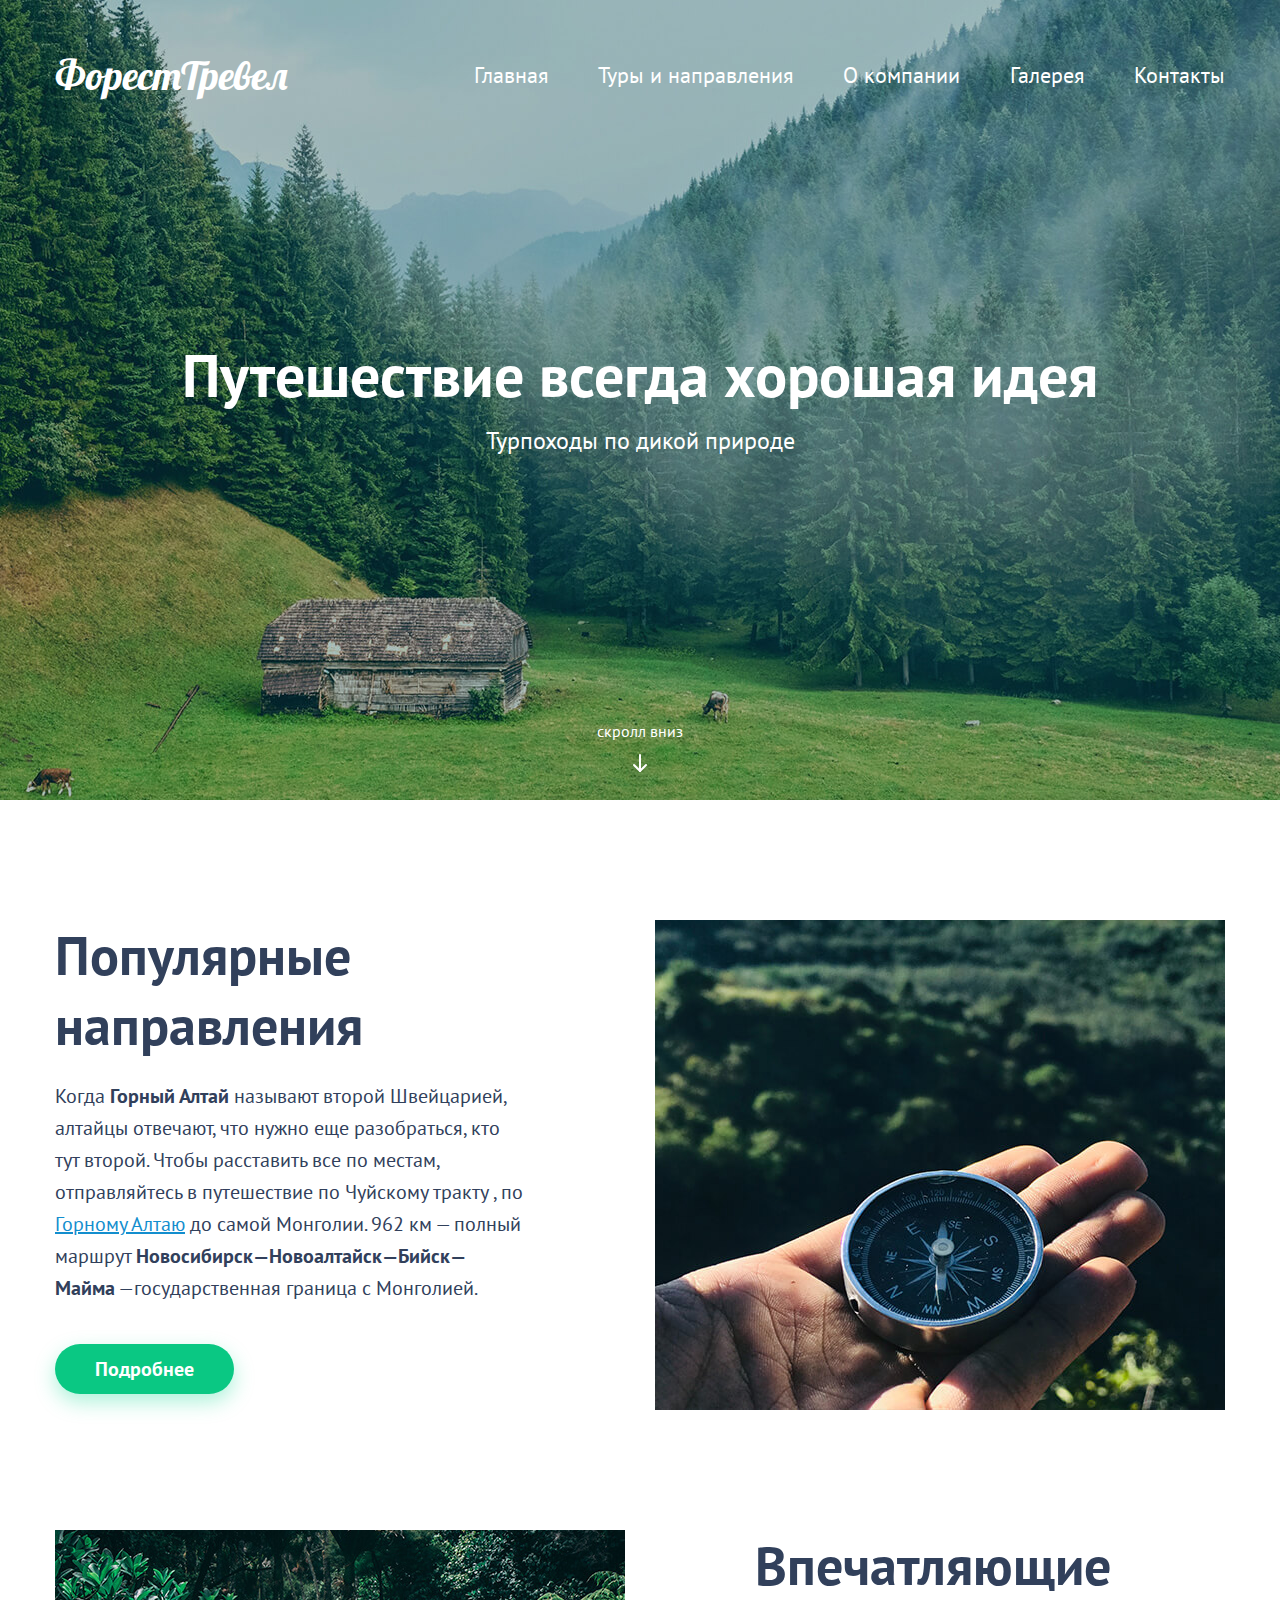
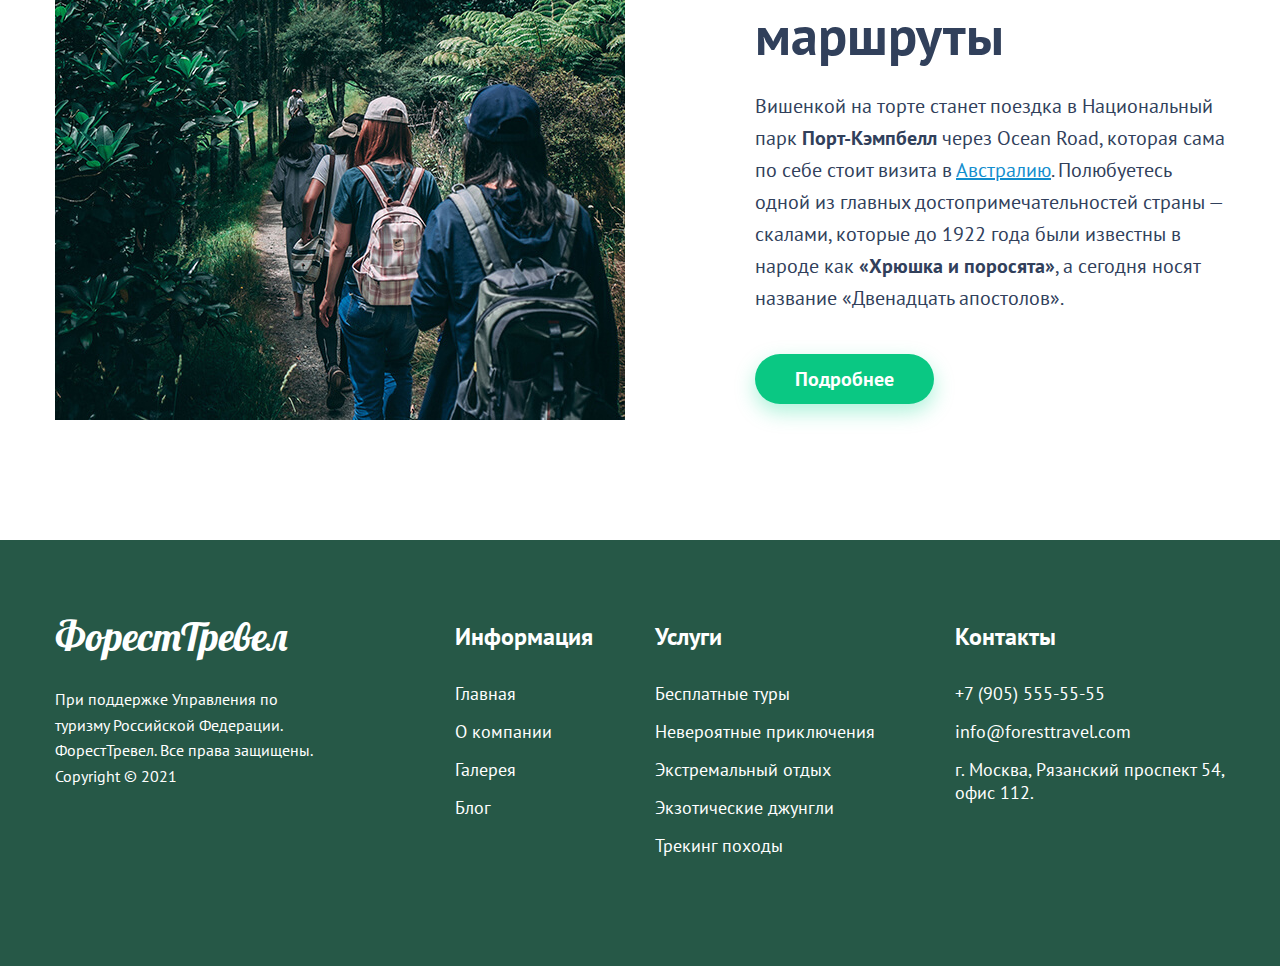
<file: index.html>
<!DOCTYPE html>
<html lang="en">
<head>
    <meta charset="UTF-8">
    <meta http-equiv="X-UA-Compatible" content="IE=edge">
    <meta name="viewport" content="width=device-width, initial-scale=1.0">
    <title>Document</title>
    <link rel="stylesheet" href="./css/main.css">
    <link rel="stylesheet" href="./css/media.css">
</head>
<body>
    
    <header class="header">
        <div class="header-top">
            <div class="logo">ФорестТревел</div>
            <nav class="header-nav">
                <ul class="header-nav-list">
                    <li class="header-nav-list-item"><a href="./index.html" class="header-nav-link">Главная</a></li>
                    <li class="header-nav-list-item"><a href="./tours.html" class="header-nav-link">Туры и направления</a></li>
                    <li class="header-nav-list-item"><a href="#!" class="header-nav-link">О компании</a></li>
                    <li class="header-nav-list-item"><a href="#!" class="header-nav-link">Галерея</a></li>
                    <li class="header-nav-list-item"><a href="./contacts.html" class="header-nav-link">Контакты</a></li>
                </ul>
                <button class="header-nav-button">
                    <img src="./img/header/menu.svg" alt="">
                </button>
                
            </nav>
        </div>
        <div class="header-content">
            <h1 class="header-title">Путешествие всегда хорошая идея</h1>
            <p>Турпоходы по дикой природе</p>
        </div>
        <a href="#" class="header-scroll">cкролл вниз</a>

    </header>

    <main class="main">
        <div class="container">
            <div class="main-row">
                <div class="main-content">

                    <div class="main-content-header">
                        <h2 class="main-header">Популярные направления</h2>
                    </div>

                    <div class="main-content-text">
                        <p>Когда <strong>Горный Алтай</strong> называют второй Швейцарией, алтайцы отвечают, что нужно еще разобраться, кто тут второй. Чтобы расставить все по местам, отправляйтесь в путешествие по Чуйскому тракту , по <a href="#!">Горному Алтаю</a> до самой Монголии. 962 км — полный маршрут <strong>Новосибирск—Новоалтайск—Бийск—Майма</strong> —государственная граница с Монголией.</p>
                        
                    </div>
                    
                    <a href="#!" class="button">Подробнее</a>
                </div>
                <div class="main-img">
                    <img src="./img/main-page/img-01.jpg" alt=""> 
                </div>
            </div>

            <div class="main-row">
                <div class="main-content">
                    <div class="main-content-header">
                        <h2 class="main-header">Впечатляющие маршруты</h2>
                    </div>
                    <div class="main-content-text">
                        <p>Вишенкой на торте станет поездка в Национальный парк <strong>Порт-Кэмпбелл</strong> через Ocean Road, которая сама по себе стоит визита в <a href="#!">Австралию</a>. Полюбуетесь одной из главных достопримечательностей страны — скалами, которые до 1922 года были известны в народе как <strong>«Хрюшка и поросята»</strong>, а сегодня носят название «Двенадцать апостолов».</p>
                        
                    </div>
                    
                    <a href="#!" class="button">Подробнее</a>
                </div>
                <div class="main-img">
                    <img src="./img/main-page/img-02.jpg" alt=""> 
                </div>
                
            </div>
        </div>
    </main>

    <footer class="footer">
        <div class="container">
            <div class="footer-row">
                <div class="footer-copyright">
                    <div class="footer-logo">
                        <div class="logo">ФорестТревел</div>
                    </div>
                    <p>При поддержке Управления по туризму Российской Федерации. ФорестТревел. Все права защищены. Copyright © 2021</p> 
                </div>

                <div class="footer-widgets-wrapper">
                    <div class="footer-widget footer-widget-info">
                        <h4 class="footer-widget-title">Информация</h4>
                        <ul class="footer-widget-list">
                            <li><a href="./index.html">Главная</a></li>
                            <li><a href="#!">О компании</a></li>
                            <li><a href="#!">Галерея</a></li>
                            <li><a href="#!">Блог</a></li>
                        </ul>
                    </div>
                    <div class="footer-widget footer-widget-services">
                        <h4 class="footer-widget-title">Услуги</h4>
                        <ul class="footer-widget-list">
                            <li><a href="#!">Бесплатные туры</a></li>
                            <li><a href="#!">Невероятные приключения</a></li>
                            <li><a href="#!">Экстремальный отдых</a></li>
                            <li><a href="#!">Экзотические джунгли</a></li>
                            <li><a href="#!">Трекинг походы</a></li>
                        </ul>
                    </div>
                    <div class="footer-widget footer-widget-contacts">
                        <h4 class="footer-widget-title">Контакты</h4>
                        <div class="footer-widget-list">
                            <p>+7 (905) 555-55-55</p>
                            <p>info@foresttravel.com</p>
                            <p>г. Москва, Рязанский проспект 54, офис 112.</p>
                        </div>
                    </div>
                </div>

            </div>
        </div>
    </footer>



</body>
</html>
</file>
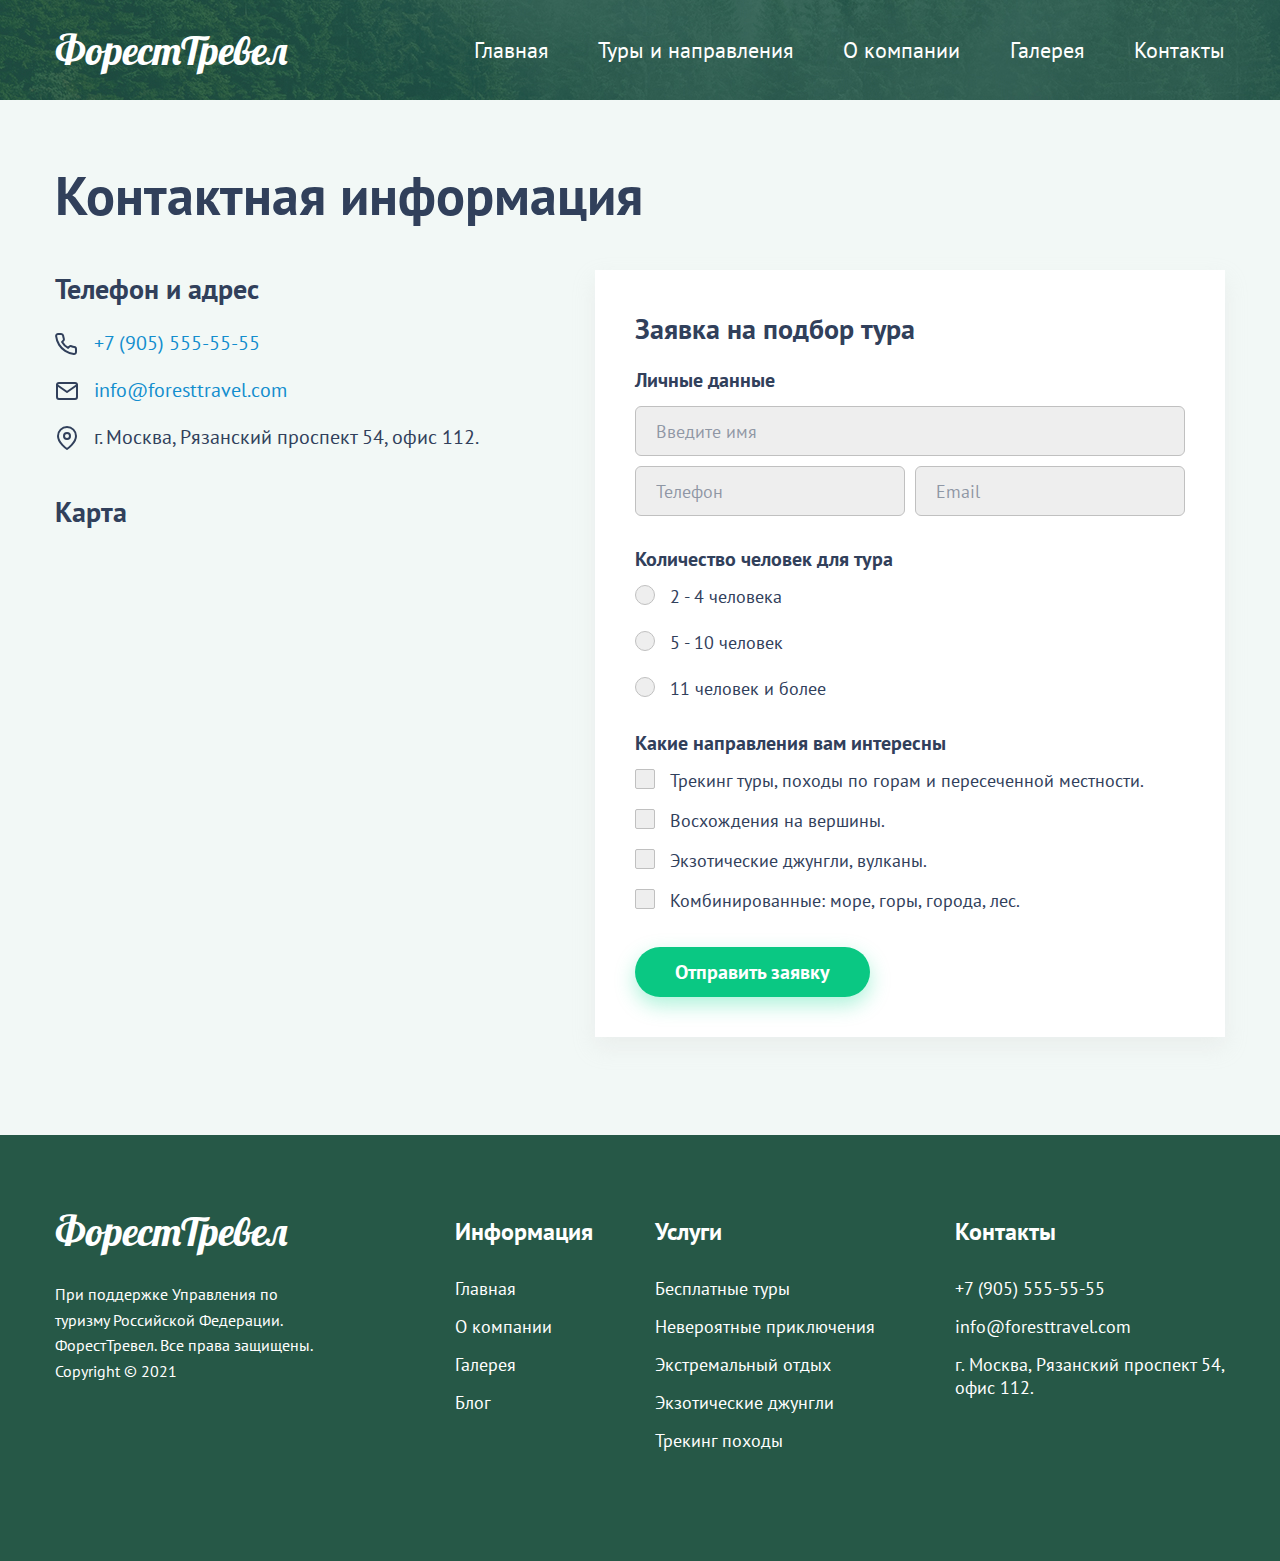
<file: contacts.html>
<!DOCTYPE html>
<html lang="en">
<head>
    <meta charset="UTF-8">
    <meta http-equiv="X-UA-Compatible" content="IE=edge">
    <meta name="viewport" content="width=device-width, initial-scale=1.0">
    <title>Document</title>
    <link rel="stylesheet" href="./css/main.css">
</head>
<body>
    
    <header class="header-inner">
        <div class="header-top">
            <div class="logo">ФорестТревел</div>
            <nav class="header-nav">
                <ul class="header-nav-list">
                    <li class="header-nav-list-item"><a href="./index.html" class="header-nav-link">Главная</a></li>
                    <li class="header-nav-list-item"><a href="./tours.html" class="header-nav-link">Туры и направления</a></li>
                    <li class="header-nav-list-item"><a href="#!" class="header-nav-link">О компании</a></li>
                    <li class="header-nav-list-item"><a href="#!" class="header-nav-link">Галерея</a></li>
                    <li class="header-nav-list-item"><a href="./contacts.html" class="header-nav-link">Контакты</a></li>
                </ul>
            </nav>
        </div>
        
    </header>

    <main class="inner-page">
        <div class="container">
            <div class="contacts-header">
                <h1 class="main-header">Контактная информация</h1>
            </div>
            
            <div class="contact-row">
                <!-- info -->
                <div class="contact-info">

                    <div class="contact-block">

                        <h4 class="contact-block-title">
                            Телефон и адрес
                        </h4>

                        <div class="contact-block-body">

                            <ul class="contact-list">
                                <li class="contact-list-icon phone"><a href="tel:+79055555555">+7 (905) 555-55-55</a></li>
                                <li class="contact-list-icon mail"><a href="mailto:info@foresttravel.com">info@foresttravel.com</a></li>
                                <li class="contact-list-icon map">г. Москва, Рязанский проспект 54, офис 112.</li>   
                            </ul>
        
                        </div>
                    </div>

                    <div class="contact-block">

                        <h4 class="contact-block-title">
                            Карта
                        </h4>

                        <div class="contact-block-body">
                            <script type="text/javascript" charset="utf-8" async src="https://api-maps.yandex.ru/services/constructor/1.0/js/?um=constructor%3Af1040a894d96ac9050c32f16325070bebe6ccfefe3bf6ac8f8423e979dff5b25&amp;width=470&amp;height=345&amp;lang=ru_RU&amp;scroll=true"></script>
                        </div>

                    </div>
                </div>
                <!-- //info  -->

                <form class="form">
                    <h3 class="form-title">
                        Заявка на подбор тура
                    </h3>

                    <!-- form group -->
                    <div class="form-group">
                        <div class="form-group-title">Личные данные</div>

                        <div class="form-group-row">
                            <input class="input" type="text" placeholder="Введите имя">
                        </div>
                        

                        <div class="form-group-row">
                            <input class="input" type="tel" placeholder="Телефон" required>
                            <input class="input" type="email" placeholder="Email" required>
                        </div>
                        
                    </div>
                    <!-- //form group -->

                    <!-- form group -->
                    <div class="form-group">
                        <div class="form-group-title">Количество человек для тура</div>
                        <label class="radio-row">
                            <input name="number-of-people" class="real-radio" type="radio">
                            <span class="custom-radio"></span>
                            <span> 2 - 4 человека</span>
                        </label>

                        <label class="radio-row">
                            <input name="number-of-people" class="real-radio" type="radio">
                            <span class="custom-radio"></span>
                            <span>5 - 10 человек</span>
                        </label>

                        <label class="radio-row">
                            <input name="number-of-people" class="real-radio" type="radio">
                            <span class="custom-radio"></span>
                            <span>11 человек и более</span>
                        </label>
                        
                        
                        
                        
                    </div>
                    <!-- // form group-->

                    <!-- form group -->

                    <div class="form-group">

                        <div class="form-group-title">Какие направления вам интересны</div>

                        <label class="checkbox-row">
                            <input name=""  class="real-checkbox" type="checkbox">
                            <span class="custom-checkbox"></span>
                            <span>Трекинг туры, походы по горам и пересеченной местности.</span>
                            
                        </label>

                        <label name="" class="checkbox-row">
                            <input  class="real-checkbox" type="checkbox">
                            <span class="custom-checkbox"></span>
                            <span>Восхождения на вершины.</span>
                        </label>

                        <label name="" class="checkbox-row">
                            <input  class="real-checkbox" type="checkbox">
                            <span class="custom-checkbox"></span>
                            <span>Экзотические джунгли, вулканы.</span>
                        </label>

                        <label name="" class="checkbox-row">
                            <input  class="real-checkbox" type="checkbox">
                            <span class="custom-checkbox"></span>
                            <span>Комбинированные: море, горы, города, лес.</span>
                        </label>

                    </div>
                    <!-- //form group -->

                    <button class="button">Отправить заявку</button>

                </form>

            </div>

        </div>
    </main>

    <footer class="footer">
        <div class="container">
            <div class="footer-row">
                <div class="footer-copyright">
                    <div class="footer-logo">
                        <div class="logo">ФорестТревел</div>
                    </div>
                    <p>При поддержке Управления по туризму Российской Федерации. ФорестТревел. Все права защищены. Copyright © 2021</p> 
                </div>

                <div class="footer-widgets-wrapper">
                    <div class="footer-widget footer-widget-info">
                        <h4 class="footer-widget-title">Информация</h4>
                        <ul class="footer-widget-list">
                            <li><a href="./index.html">Главная</a></li>
                            <li><a href="#!">О компании</a></li>
                            <li><a href="#!">Галерея</a></li>
                            <li><a href="#!">Блог</a></li>
                        </ul>
                    </div>
                    <div class="footer-widget footer-widget-services">
                        <h4 class="footer-widget-title">Услуги</h4>
                        <ul class="footer-widget-list">
                            <li><a href="#!">Бесплатные туры</a></li>
                            <li><a href="#!">Невероятные приключения</a></li>
                            <li><a href="#!">Экстремальный отдых</a></li>
                            <li><a href="#!">Экзотические джунгли</a></li>
                            <li><a href="#!">Трекинг походы</a></li>
                        </ul>
                    </div>
                    <div class="footer-widget footer-widget-contacts">
                        <h4 class="footer-widget-title">Контакты</h4>
                        <div class="footer-widget-list">
                            <p>+7 (905) 555-55-55</p>
                            <p>info@foresttravel.com</p>
                            <p>г. Москва, Рязанский проспект 54, офис 112.</p>
                        </div>
                    </div>
                </div>

            </div>
        </div>
    </footer>



</body>
</html>
</file>
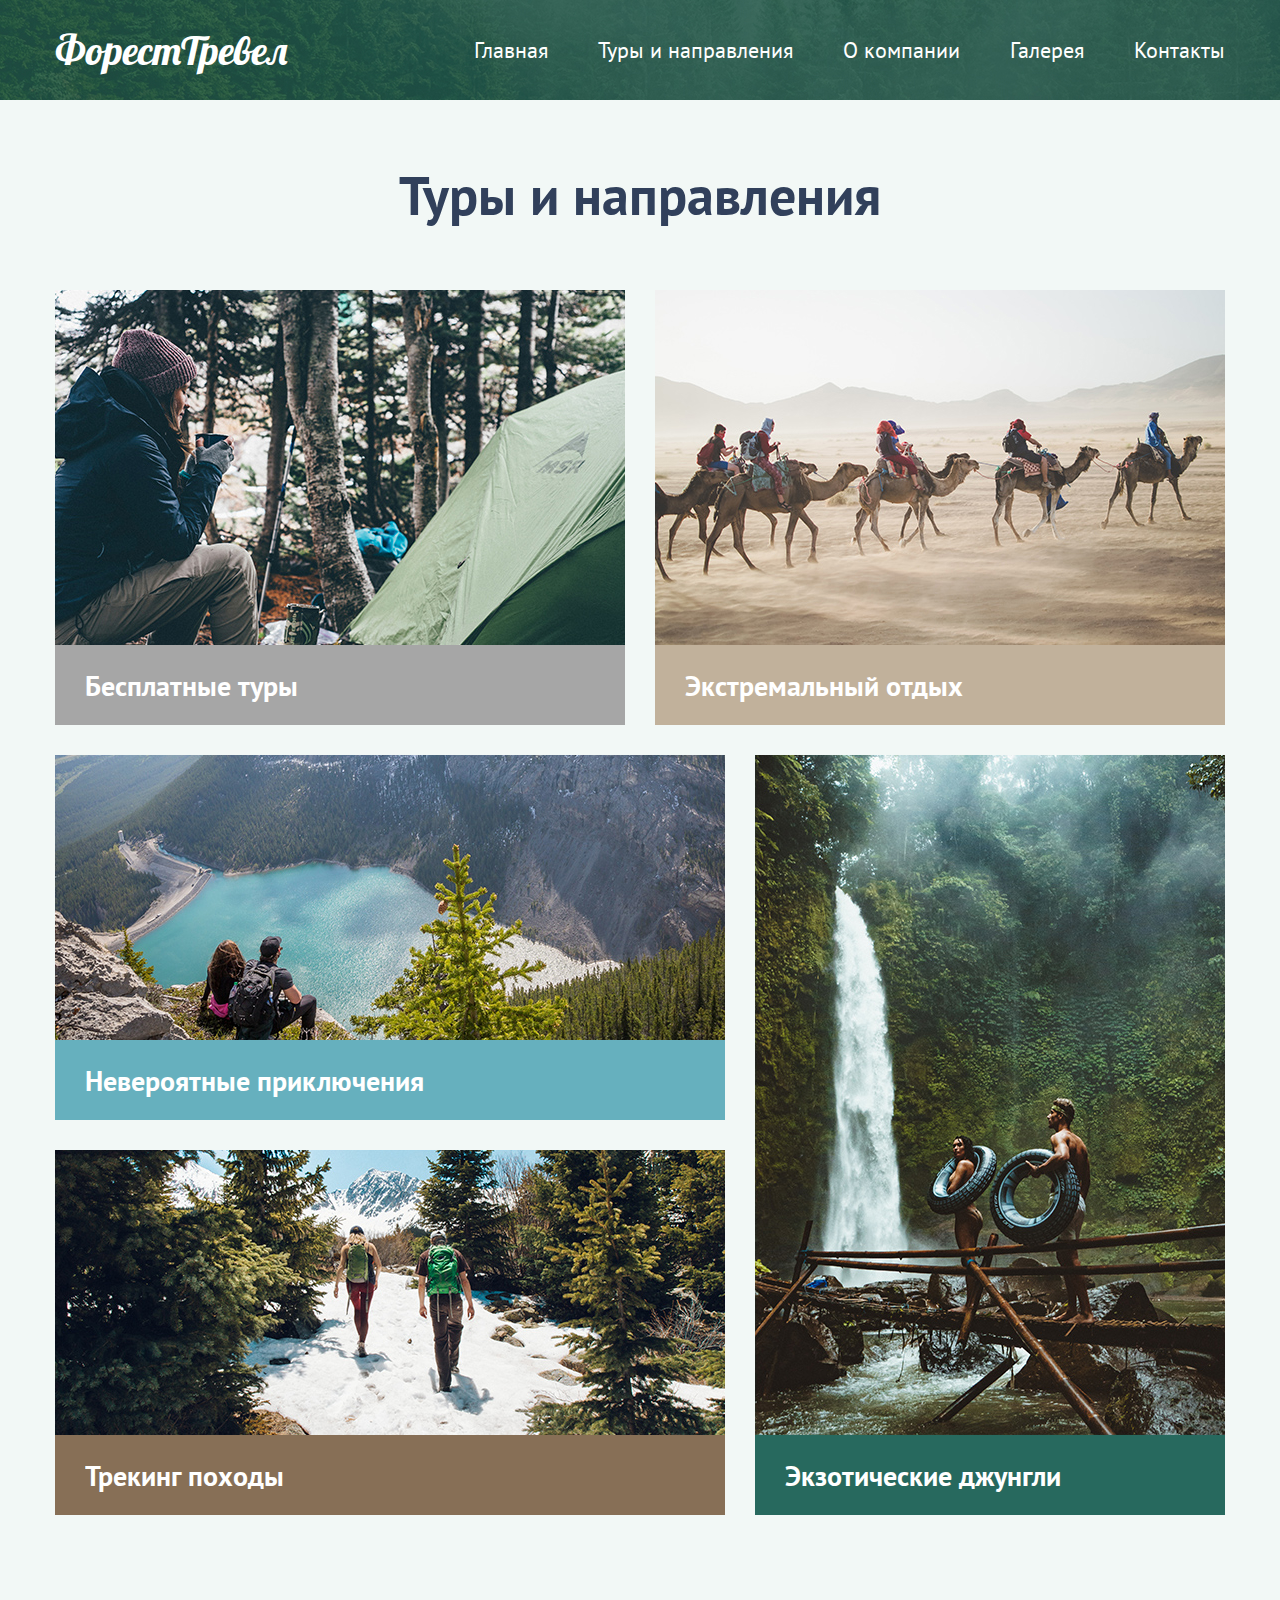
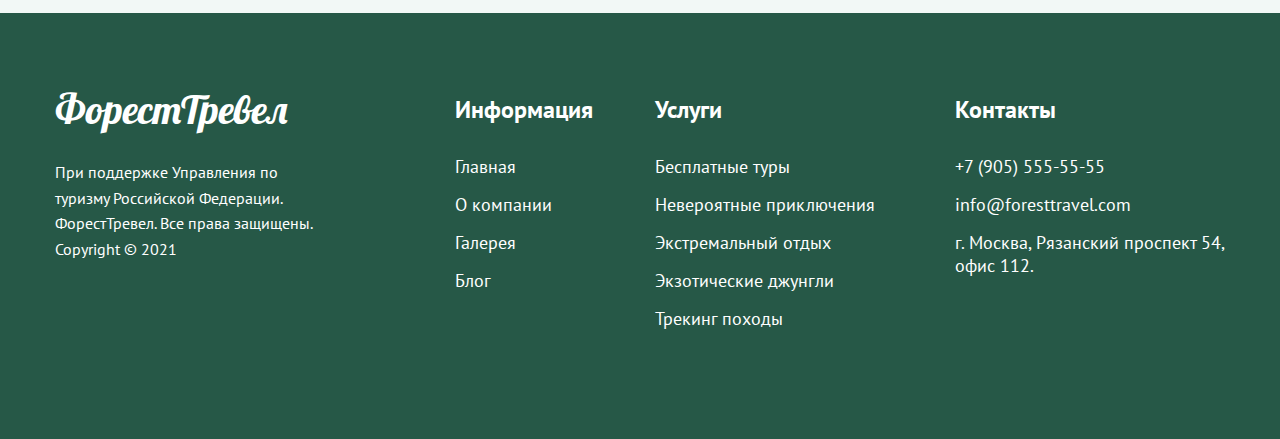
<file: tours.html>
<!DOCTYPE html>
<html lang="en">
<head>
    <meta charset="UTF-8">
    <meta http-equiv="X-UA-Compatible" content="IE=edge">
    <meta name="viewport" content="width=device-width, initial-scale=1.0">
    <title>Document</title>
    <link rel="stylesheet" href="./css/main.css">
</head>
<body>
    
    <header class="header-inner">
        <div class="header-top">
            <div class="logo">ФорестТревел</div>
            <nav class="header-nav">
                <ul class="header-nav-list">
                    <li class="header-nav-list-item"><a href="./index.html" class="header-nav-link">Главная</a></li>
                    <li class="header-nav-list-item"><a href="#!" class="header-nav-link">Туры и направления</a></li>
                    <li class="header-nav-list-item"><a href="#!" class="header-nav-link">О компании</a></li>
                    <li class="header-nav-list-item"><a href="#!" class="header-nav-link">Галерея</a></li>
                    <li class="header-nav-list-item"><a href="./contacts.html" class="header-nav-link">Контакты</a></li>
                </ul>
            </nav>
        </div>
        
    </header>

    <main class="inner-page">
        <div class="container">
            <div class="inner-page-header">
                <h1 class="main-header">Туры и направления</h1>
            </div>
            <!-- cards wrapper -->
            <div class="cards-wrapper">
                <!-- row -->
                <div class="cards-row">

                    <a href="#!" class="card-link-wrapper card">
                        <img src="./img/cards/card-1.jpg" alt="">
                        <div class="crad-title-wrapper">
                            <h3 class="card-title">Бесплатные туры</h3>
                        </div>
                    </a>

                    <a href="#!" class="card-link-wrapper card color-extreme">
                        <img src="./img/cards/card-2.jpg" alt="">
                        <div class="crad-title-wrapper">
                            <h3 class="card-title">Экстремальный отдых</h3>
                        </div>
                    </a>
                </div>
                <!-- //row -->

                <!-- row -->
                <div class="cards-row">

                    <div class="cards-column">

                        <a href="#!" class="card-link-wrapper card bigger color-adventure">
                            <img src="./img/cards/card-3.jpg" alt="">
                            <div class="crad-title-wrapper">
                                <h3 class="card-title">Невероятные приключения</h3>
                            </div>
                        </a>

                        <a href="./tracking.html" class="card-link-wrapper card bigger color-tracking">
                            <img src="./img/cards/card-4.jpg" alt="">
                            <div class="crad-title-wrapper">
                                <h3 class="card-title">Трекинг походы</h3>
                            </div>
                        </a>
                    </div>

                    <a href="#!" class="card-link-wrapper card small color-jungle">
                            <img src="./img/cards/card-5.jpg" alt="">
                            <div class="crad-title-wrapper">
                                <h3 class="card-title">Экзотические джунгли</h3>
                            </div>
                    </a>


                </div>
                <!-- //row -->
            </div>
            <!-- //cards wrapper -->
        </div>
    </main>

    <footer class="footer">
        <div class="container">
            <div class="footer-row">
                <div class="footer-copyright">
                    <div class="footer-logo">
                        <div class="logo">ФорестТревел</div>
                    </div>
                    <p>При поддержке Управления по туризму Российской Федерации. ФорестТревел. Все права защищены. Copyright © 2021</p> 
                </div>

                <div class="footer-widgets-wrapper">
                    <div class="footer-widget footer-widget-info">
                        <h4 class="footer-widget-title">Информация</h4>
                        <ul class="footer-widget-list">
                            <li><a href="./index.html">Главная</a></li>
                            <li><a href="#!">О компании</a></li>
                            <li><a href="#!">Галерея</a></li>
                            <li><a href="#!">Блог</a></li>
                        </ul>
                    </div>
                    <div class="footer-widget footer-widget-services">
                        <h4 class="footer-widget-title">Услуги</h4>
                        <ul class="footer-widget-list">
                            <li><a href="#!">Бесплатные туры</a></li>
                            <li><a href="#!">Невероятные приключения</a></li>
                            <li><a href="#!">Экстремальный отдых</a></li>
                            <li><a href="#!">Экзотические джунгли</a></li>
                            <li><a href="#!">Трекинг походы</a></li>
                        </ul>
                    </div>
                    <div class="footer-widget footer-widget-contacts">
                        <h4 class="footer-widget-title">Контакты</h4>
                        <div class="footer-widget-list">
                            <p>+7 (905) 555-55-55</p>
                            <p>info@foresttravel.com</p>
                            <p>г. Москва, Рязанский проспект 54, офис 112.</p>
                        </div>
                    </div>
                </div>

            </div>
        </div>
    </footer>



</body>
</html>
</file>
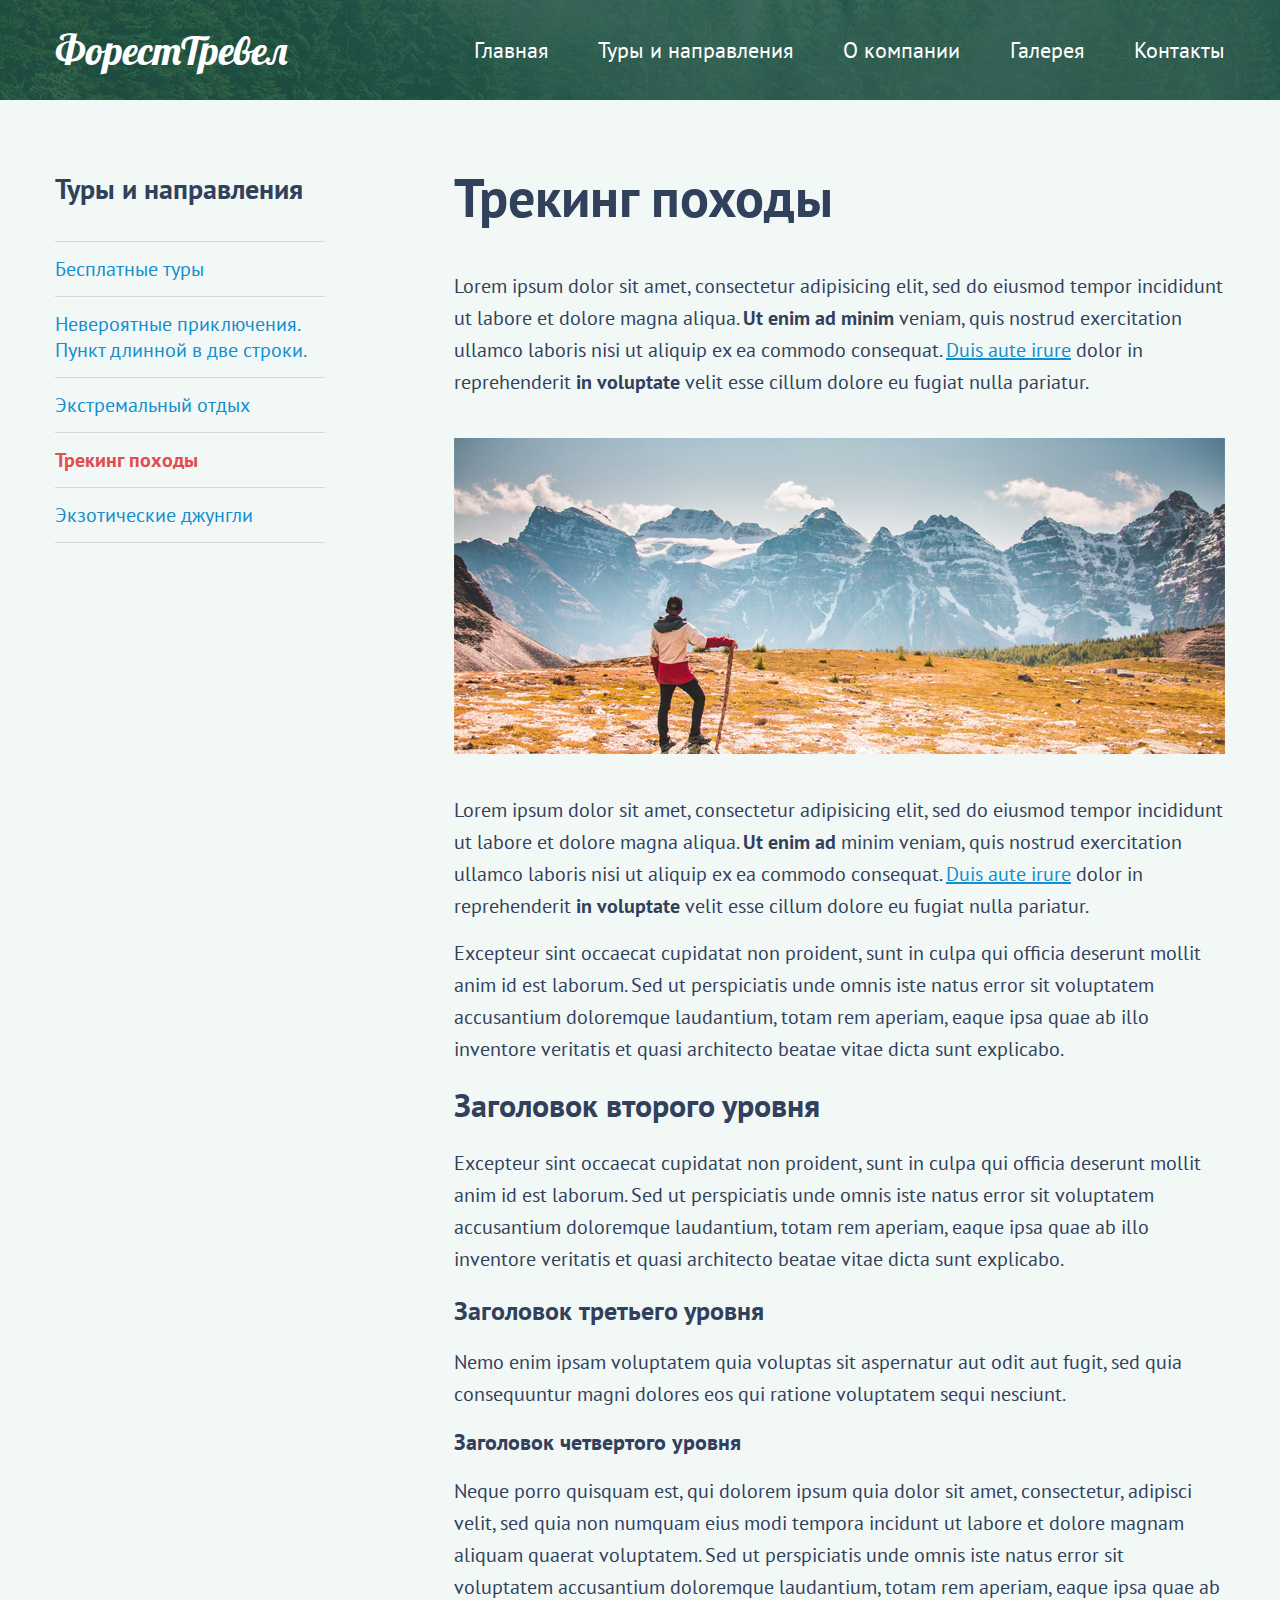
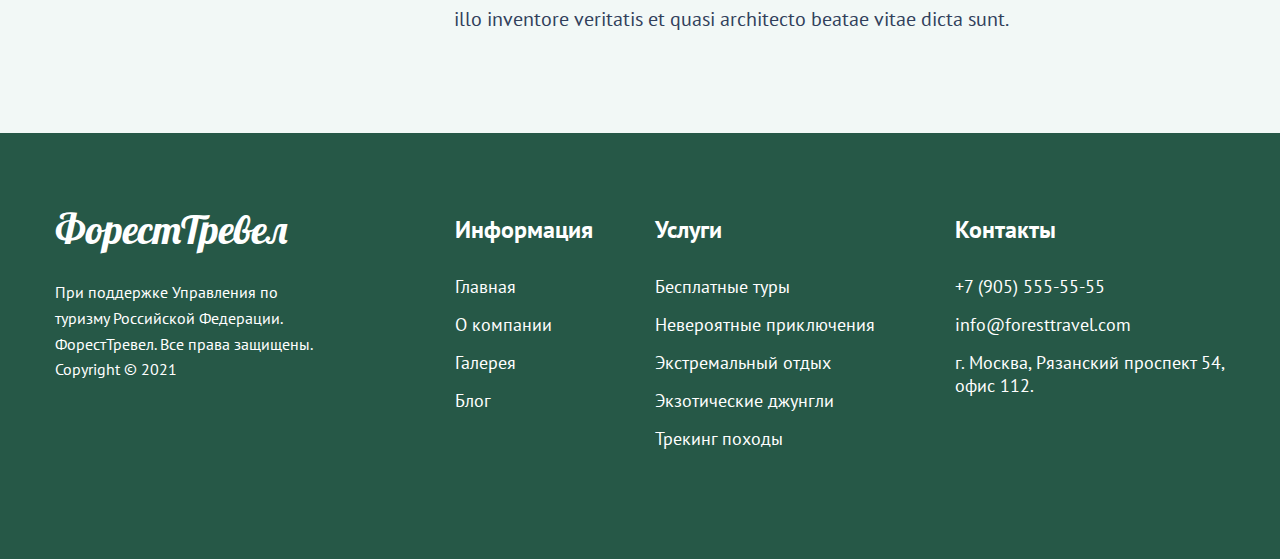
<file: tracking.html>
<!DOCTYPE html>
<html lang="en">
<head>
    <meta charset="UTF-8">
    <meta http-equiv="X-UA-Compatible" content="IE=edge">
    <meta name="viewport" content="width=device-width, initial-scale=1.0">
    <title>Document</title>
    <link rel="stylesheet" href="./css/main.css">
</head>
<body>
    
    <header class="header-inner">
        <div class="header-top">
            <div class="logo">ФорестТревел</div>
            <nav class="header-nav">
                <ul class="header-nav-list">
                    <li class="header-nav-list-item"><a href="./index.html" class="header-nav-link">Главная</a></li>
                    <li class="header-nav-list-item"><a href="./tours.html" class="header-nav-link">Туры и направления</a></li>
                    <li class="header-nav-list-item"><a href="#!" class="header-nav-link">О компании</a></li>
                    <li class="header-nav-list-item"><a href="#!" class="header-nav-link">Галерея</a></li>
                    <li class="header-nav-list-item"><a href="./contacts.html" class="header-nav-link">Контакты</a></li>
                </ul>
            </nav>
        </div>
        
    </header>

    <main class="inner-page">
        <div class="container">
            
            <div class="row-article-page">

                <nav class="article-page-nav">
                    <h3 class="article-page-nav-title">Туры и направления</h3>
                    <ul class="article-page-nav-list">
                        <li><a href="#!">Бесплатные туры</a></li>
                        <li><a href="#!">Невероятные приключения. Пункт длинной в две строки.</a></li>
                        <li><a href="#!">Экстремальный отдых</a></li>
                        <li><a href="#!" class="active">Трекинг походы</a></li>
                        <li><a href="#!">Экзотические джунгли</a></li>
                    </ul>
                </nav>

                <article class="article-page-article">
                    <h1>Трекинг походы</h1>

                    <p>Lorem ipsum dolor sit amet, consectetur adipisicing elit, sed do eiusmod tempor incididunt ut labore et dolore magna aliqua. <b>Ut enim ad minim</b> veniam, quis nostrud exercitation ullamco laboris nisi ut aliquip ex ea commodo consequat. <a href="#!">Duis aute irure</a> dolor in reprehenderit <b>in voluptate</b> velit esse cillum dolore eu fugiat nulla pariatur. </p>

                    <img src="./img/articles/tracking.jpg" alt="">

                    <p>Lorem ipsum dolor sit amet, consectetur adipisicing elit, sed do eiusmod tempor incididunt ut labore et dolore magna aliqua. <b>Ut enim ad</b> minim veniam, quis nostrud exercitation ullamco laboris nisi ut aliquip ex ea commodo consequat. <a href="#!">Duis aute irure</a> dolor in reprehenderit <b>in voluptate</b> velit esse cillum dolore eu fugiat nulla pariatur.</p> 
                    <p>Excepteur sint occaecat cupidatat non proident, sunt in culpa qui officia deserunt mollit anim id est laborum. Sed ut perspiciatis unde omnis iste natus error sit voluptatem accusantium doloremque laudantium, totam rem aperiam, eaque ipsa quae ab illo inventore veritatis et quasi architecto beatae vitae dicta sunt explicabo. 
                    </p>

                    <h2>Заголовок второго уровня</h2>

                    <p>Excepteur sint occaecat cupidatat non proident, sunt in culpa qui officia deserunt mollit anim id est laborum. Sed ut perspiciatis unde omnis iste natus error sit voluptatem accusantium doloremque laudantium, totam rem aperiam, eaque ipsa quae ab illo inventore veritatis et quasi architecto beatae vitae dicta sunt explicabo.</p>

                    <h3>Заголовок третьего уровня</h3>

                    <p>Nemo enim ipsam voluptatem quia voluptas sit aspernatur aut odit aut fugit, sed quia consequuntur magni dolores eos qui ratione voluptatem sequi nesciunt.</p>

                    <h4>Заголовок четвертого уровня</h4>

                    <p>Neque porro quisquam est, qui dolorem ipsum quia dolor sit amet, consectetur, adipisci velit, sed quia non numquam eius modi tempora incidunt ut labore et dolore magnam aliquam quaerat voluptatem.
                    Sed ut perspiciatis unde omnis iste natus error sit voluptatem accusantium doloremque laudantium, totam rem aperiam, eaque ipsa quae ab illo inventore veritatis et quasi architecto beatae vitae dicta sunt.</p>

                </article>

            </div>

        </div>
    </main>

    <footer class="footer">
        <div class="container">
            <div class="footer-row">
                <div class="footer-copyright">
                    <div class="footer-logo">
                        <div class="logo">ФорестТревел</div>
                    </div>
                    <p>При поддержке Управления по туризму Российской Федерации. ФорестТревел. Все права защищены. Copyright © 2021</p> 
                </div>

                <div class="footer-widgets-wrapper">
                    <div class="footer-widget footer-widget-info">
                        <h4 class="footer-widget-title">Информация</h4>
                        <ul class="footer-widget-list">
                            <li><a href="./index.html">Главная</a></li>
                            <li><a href="#!">О компании</a></li>
                            <li><a href="#!">Галерея</a></li>
                            <li><a href="#!">Блог</a></li>
                        </ul>
                    </div>
                    <div class="footer-widget footer-widget-services">
                        <h4 class="footer-widget-title">Услуги</h4>
                        <ul class="footer-widget-list">
                            <li><a href="#!">Бесплатные туры</a></li>
                            <li><a href="#!">Невероятные приключения</a></li>
                            <li><a href="#!">Экстремальный отдых</a></li>
                            <li><a href="#!">Экзотические джунгли</a></li>
                            <li><a href="#!">Трекинг походы</a></li>
                        </ul>
                    </div>
                    <div class="footer-widget footer-widget-contacts">
                        <h4 class="footer-widget-title">Контакты</h4>
                        <div class="footer-widget-list">
                            <p>+7 (905) 555-55-55</p>
                            <p>info@foresttravel.com</p>
                            <p>г. Москва, Рязанский проспект 54, офис 112.</p>
                        </div>
                    </div>
                </div>

            </div>
        </div>
    </footer>



</body>
</html>
</file>
<file: css/media.css>
/* table */ 

@media (max-width:1199px){
    .container{
        width: 900px;
    }

    /* header */
    .header{
        height: 591px;
    }

    .header-top{
        width: 100%;
        padding-right: 15px;
        padding-left: 15px;
    }

    .header-content {
        width: 900px;
        padding-left: 15px;
        padding-right: 15px;
    }
    
    .header-nav-button {
        display: block;
    }

    .header-nav-list{
        display: none;
    }

    .header-title{
        font-size: 52px;
    }

    .header-scroll{
        font-size: 0;
    }

    /* main */

    .main {
        padding: 80px 0 82px;
    }

    .main-row {
        margin-bottom: 80px;
    }

    .main-content{
        width: 420px;
    }

    .main-img{
        width: 420px;
    }

    .main-header{
        font-size: 50px;
        line-height: 1;
        
    }

    .main-content-text{
        margin-bottom: 20px;
        font-size: 18px;
    }

    /* footer */


    .footer{
        padding-top: 50px;
        padding-bottom: 50px;
    }

    .footer-widget-services{
        display: none;
    }
    .footer-logo{
        margin-bottom: 20px;
    }

    .footer-logo .logo{
        font-size: 30px;
    }

    .footer-copyright p{
        font-size: 14px;
    }

    .footer-widget-title{
        margin-bottom: 20px;
     }

     .footer-widget-list li:last-child{
        margin-bottom: 0;
     }

     .footer-widget-list p:last-child{
        margin-bottom: 0;
     }
}


/* Mobile */

@media (max-width: 899px){
    .container{
        width: 100%;
    }

    .header-top{
        width: 100%;
        padding-right: 15px;
        padding-left: 15px;
    }

    .header-content {
        width: 100%;
    }

    .header-title{
        font-size: 42px;
    }

    .header-content p{
        font-size: 20px;
    }

    /* main */

    .main {
        padding: 60px 0;
    }

    .main-row {
        flex-direction: row-reverse;
        margin-bottom: 60px;
    }



    .main-img{
        flex-shrink: 0;
        margin-right: 30px;
        width: 170px;

    }
    .main-img img{
        width:  100%;
        height: 100%;
        object-fit: cover;
    }

    .main-content{
        width: auto;
    }

    .main-header{
        font-size: 42px;
    }

    .main-content-text{
        font-size: 16px;
    }

    .button{
        height: 46px;
        padding-left: 30px;
        padding-right: 30px;
        font-size: 18px;
    }

    /* footer */

    .footer{
        padding-top: 40px;
        padding-bottom: 40px;
    }

    .footer-row{
        flex-wrap: wrap;
    }

    .footer-copyright{
        order:1;
        width: auto;
    }

    .footer-widgets-wrapper{
        width: 100%;
        margin-bottom: 50px;
        padding-top: 0;
    }

    .footer-widgets-wrapper > *{
       width: calc(50% - 15px);
    }

}


/* mobile-xs */

@media (max-width: 599px){
    .container{
        width: 320px;
    }


    .header-top, .header-content {
        width: 100%;
    }

    .logo {
        font-size: 30px;
    }

    .header-title{
        margin-bottom: 10px;
        font-size: 32px;
    }

    .header-content p{
        font-size: 18px;
    }

    /* main */

    .main {
        padding: 40px 0;
    }

    main .container {
        width: 100%;
    }

    .main-row {
        flex-direction: column-reverse;
        margin-bottom: 40px;
    }

    .main-row:nth-child(even){
        flex-direction: column-reverse;
    }


    .main-img{
        width: auto;
        height: 150px;
        margin-right: 0;
        margin-bottom: 20px;
    }

    .main-header{
        font-size: 34px;
    }

    /* footer */
    .footer{
        text-align: center;
    }

    .footer-row{
        flex-direction: column;

    }
    .footer-widget {
        margin-bottom: 40px;
    }

    .footer-widget:last-child {
        margin-bottom: 0;
    }

    .footer-widgets-wrapper{
        flex-direction: column;
        align-items: center;
        margin-bottom: 40px;
    }

    .footer-widget-services{
        display: block;
    }

    .footer-widgets-wrapper > *{
        width: 100%;
     }

     .footer-widget-title{
        margin-bottom: 10px;
        font-size: 20px;
     }

     .footer-widget-list{
        font-size: 16px;
     }

     .footer-widget-list li{
        margin-bottom: 10px;
     }

     .footer-copyright{
        width: 100%;
     }

     .footer-logo{
        margin-bottom: 10px;
     }

}
</file>
<file: css/main.css>
/* 
font-family: 'Lobster', cursive;
font-family: 'PT Sans', sans-serif;
 */
@import url('./reset.css');
@import url('https://fonts.googleapis.com/css2?family=Lobster&family=PT+Sans:wght@400;700&display=swap');


/* header{display: none;}
main {display: none;}
footer{display: none;} */

body{
    font-family: 'PT Sans', sans-serif;
}
.none{
    display: none;
}

.container {
    width: 1200px;
    margin: 0 auto;
    padding-left: 15px;
    padding-right: 15px;
}

.main-header {
    font-weight: 700;
    font-size: 54px;
    line-height: 1.3;
    color: #31405B;

}

.inner-page {
    padding-top: 60px;
    padding-bottom: 98px;
    background-color: #F2F8F6;
}
/* Header */

.header {
    position: relative;
    padding-top: 50px;
    height: 800px;
    background-color: #265847;
    background-image: url("./../img/header/header-bg.jpg");
    background-position: center;
    background-size: cover;

    color:#fff; 
}

.header-inner{
    display: flex;
    align-items: center;
    height: 100px;
    background-color: #265847;
    background-image: url("./../img/header/header-small-bg.jpg");
    background-position: center;
    background-size: cover;

    color:#fff; 
}

.header-top {
    display: flex;
    justify-content: space-between;
    align-items: center;
    margin: 0 auto;
    width: 1170px;
    

}
.logo {
    font-family: 'Lobster', cursive;
    font-weight: 400;
    font-size: 40px;

    
}
.header-nav {
    font-size: 22px;
}

.header-nav-button {
    display: none;
}

.header-nav-list {
    display: flex;
    column-gap: 50px;
}

.header-nav-link {
    color: #fff;
}

.header-content {
    position: absolute;
    top: 50%;
    left: 50%;
    transform: translate(-50%,-50%);
    width: 1170px;
    text-align: center;
    
}
.header-title {
    margin-bottom: 20px;  
    font-size: 60px;
    font-weight: 700;
    line-height: 1;
}

.header-content p{
    font-size: 24px;
}

.header-scroll {
    position: absolute;
    bottom: 25px;
    left: 50%;
    transform: translate(-50%);


    display: inline-block;
    padding-bottom: 34px;
    

    font-size: 16px;
    text-align: center;
    color: #fff;

}

.header-scroll::after{
    position: absolute;
    bottom: 0;
    left: 50%;
    transform: translate(-50%);

    content: "";
    display: block;
    width: 24px;
    height: 24px;
    background-image: url("./../img/header/arrow-down.svg");

}


/* main */

.main {
    padding: 120px 0;
}


.main-row {
    display: flex;
    justify-content: space-between;

    margin-bottom: 120px;

}

.main-row:last-child {
    margin-bottom: 0;
}

.main-row:nth-child(even){
    flex-direction: row-reverse;
}

.main-content {
    width: 470px;
}

.main-img {
    width: 570px;
}
.main-content-header {
    margin-bottom: 20px;
}


.main-content-text {
    font-size: 20px;
    line-height: 1.6;
    color: #31405B;
    margin-bottom: 40px;
}

.main-content-text p{
    margin-top: 0;
    margin-bottom: 15px;
}

.main-content-text a{
    color: #138ECE;
    text-decoration:underline;
}

.button {
    display: inline-block;

    height: 50px;
    padding-top: 12px;  
    padding-left: 40px;
    padding-right: 40px;
    padding-bottom: 12px;

    background: #0AC883;
    box-shadow: 0px 8px 20px rgba(24, 219, 148, 0.35);
    border-radius: 50px;

    font-weight: 700;
    font-size: 20px;
    text-align: center;

    color: #FFFFFF;
}



/* footer */

.footer {
    padding-top: 71px;
    padding-bottom: 94px;

    background-color: #265847;
    color: #fff;
}

.footer a {
    color: #fff ;
}

.footer a:hover {
    text-decoration: underline;
}

.footer-row {
    display: flex;
    justify-content: space-between;
}

.footer-copyright {
    width: 270px;
}

.footer-logo{
    margin-bottom: 26px;
}

.footer-copyright p{
    font-size: 16px;
    line-height: 1.6;

}
.footer-widgets-wrapper{
    display: flex;
    column-gap: 30px;

    padding-top: 10px;
}

.footer-widget{
    font-size: 18px;
}

.footer-widget-info{
    width: 170px;
}
.footer-widget-services{
    width: 270px;
}

.footer-widget-contacts{
    width: 270px;
}

.footer-widget-title {
    margin-bottom: 30px;

    font-weight: 700;
    font-size: 24px;
}

.footer-widget-list {
    font-size: 18px;
}   

.footer-widget-list li {
    margin-bottom: 15px;
}

.footer-widget p{
    margin-top: 0;
    margin-bottom: 15px;
}


/* Inner Page Tours */


.inner-page-header {
    margin-bottom: 60px;
    text-align: center;
}


/* Cards */
.card-link-wrapper{
    transition: .3s;
}

.card-link-wrapper:hover{
    opacity: 0.8;
}


.cards-row {
    display: flex;
    justify-content: space-between;

    margin-bottom: 30px;
}
.cards-row:last-child {
    margin-bottom: 0px;
}

.cards-column{
    display: flex;
    flex-direction: column;
    justify-content: space-between;
}



/* card */
.card {
    width: 570px;
}

.card.bigger{
    width: 670px;
}

.card.small{
    width: 470px;
}

.crad-title-wrapper {
    display: flex;
    align-items: center;

    height: 80px;
    padding-left: 30px;
    padding-right: 30px;
    background-color: #A6A6A6;
    color: #fff;

    overflow: hidden;
    white-space: nowrap;
}


.card-title {
    width: 100%;
    font-size: 28px;
    font-weight: 700;
    text-overflow: ellipsis;
    overflow: hidden;
}

/* color-mod */

.card.color-extreme .crad-title-wrapper{    
    background-color: #C1B19B;
}

.card.color-adventure .crad-title-wrapper{    
    background-color: #66B0BE;;
}

.card.color-adventure .crad-title-wrapper{    
    background-color: #66B0BE;;
}

.card.color-tracking .crad-title-wrapper{    
    background-color: #876F56;
}

.card.color-jungle .crad-title-wrapper{    
    background-color: #27695E;
}


/* article page */


.row-article-page {
    display: flex;
    justify-content: space-between;
}


.article-page-nav {
    padding-top: 10px;
    width: 270px;
    flex-shrink: 0;
    flex-grow: 0;   
}


.article-page-nav-title {
    margin-bottom: 34px;
    font-weight: 700;
    font-size: 28px;
    color: #31405B;
}

.article-page-nav-list {
    font-size: 20px;
    border-top: 1px solid #D6D9D8; 
}
.article-page-nav-list li {
    border-bottom: 1px solid #D6D9D8;
}

.article-page-nav-list a {
    display: block;
    padding-top: 14px;
    padding-bottom: 14px;
    color:#138ECE;
}

.article-page-nav-list a.active {
    font-weight: 700;
    color: #E04E4E; 
}

.article-page-nav-list a:hover {
    text-decoration: underline;
}

/* article-page-article */

.article-page-article {
    width: 771px;
    flex-shrink: 0;
    flex-grow: 0;
    color: #31405B;
    line-height: 1.6;
}

.article-page-article h1,
.article-page-article h2, 
.article-page-article h3, 
.article-page-article h4, 
.article-page-article h5, 
.article-page-article h6{
    margin-bottom: 15px;
    font-weight: 700;
}
.article-page-article h1{
    margin-top: -6px;
    margin-bottom: 30px;
    font-size: 54px;
}

.article-page-article h2 {
    font-size: 32px;
}
.article-page-article h3 {
    font-size: 26px;
}
.article-page-article h4 {
    font-size: 22px;
}
.article-page-article h5 {
    font-size: 20px;
}
.article-page-article h6 {
   font-size: 20px;
}

.article-page-article p {
    margin-bottom: 15px;
    font-size: 20px;
    line-height: 1.6;
    color:#31405B;
   
}
.article-page-article a{
    color: #138ECE;
    text-decoration: underline;
}
.article-page-article img {
    display: block;
    margin:40px 0;
}   

.article-page-article > *:last-child{
    margin-bottom: 0;
}



/* Contatcty page */

.contacts-header {
    margin-bottom: 40px;
}

.contact-row {
    display: flex;
    justify-content: space-between;
    align-items: flex-start;
}
/* info */
.contact-info {
    width: 470px;
}

.contact-block + .contact-block {
    margin-top: 40px;
}

.contact-block-title {
    margin-bottom: 20px;

    font-weight: 700;
    font-size: 28px;

    color: #31405B;
}

.contact-block-body {
    font-size: 20px;
    color: #31405B;
}

.contact-list{
    line-height: 1.6;
}

.contact-list li{
    margin-bottom: 15px;
}
.contact-list li:last-child{
    margin-bottom: 0px;
}

.contact-list a{
    color:#138ECE;
}

.contact-list a:hover{
    text-decoration: underline;
}
.contact-list-icon{
    position: relative;
    padding-left: 39px;
}

.contact-list-icon::before{
    content: "";
    display: block;
    position: absolute;
    top: 5px;
    left: 0;   
    width: 24px;
    height: 24px;

}

.contact-list-icon.phone::before{
    background-image: url("./../img/icons/phone.svg");
}

.contact-list-icon.mail::before{
    background-image: url("./../img/icons/mail.svg");
}

.contact-list-icon.map::before{
    background-image: url("./../img/icons/map-pin.svg");
}

/* contact form */

.form {
    width: 630px;
    padding: 40px;
    background: #FFFFFF;
    box-shadow: 0px 10px 20px rgba(211, 211, 211, 0.25);
    color: #31405B;
}

.form-title {
    margin-bottom: 20px;
    font-weight: 700;
    font-size: 28px;
    color: #31405B;
}

.form-group {
    margin-bottom: 30px;
    font-size: 18px;
}

.form-group:last-of-type {
    margin-bottom: 35px;
}


.form-group-title {
    margin-bottom: 13px;
    font-weight: 700;
    font-size: 20px;
}

.form-group-row {
    display: flex;
    justify-content: space-between;
    margin-bottom: 10px;    
}

.form-group-row:last-child{
    margin-bottom: 0;
}

.form-group-row > .input + .input {
    margin-left: 10px;
}

.input {
    width: 100%;
    padding-left: 20px;
    padding-right: 20px;
    height: 50px;

    background: #EEEEEE;
    border: 1px solid #C0C0C0;
    border-radius: 6px;

    font-family: 'PT Sans', sans-serif;
    font-size: 18px;
    color:#31405B;
}

.input::placeholder{
    color:rgba(49, 64, 91, 0.5);    
}

/* radio */

.real-radio{
    width: 0;
    height: 0;
    position: absolute;  
    opacity: 0;
    z-index: -1;
}

.radio-row {
    display: flex;
    align-items: flex-start;
    margin-bottom: 23px;
    
}

.radio-row:last-child{
    margin-bottom: 0;
}


.custom-radio {
    position: relative;
    display: inline-block;
    flex-shrink: 0;

    vertical-align: bottom;
    margin-right: 15px;

    width: 20px;
    height: 20px;
    

    background: #EEEEEE;
    border: 1px solid #C0C0C0;

    border-radius: 50%;
}

.real-radio:focus + .custom-radio {
    box-shadow: 0 0 10px rgba(42, 182, 152, 0.7), 0 0 0px 2px #333;   
}

.custom-radio::before {
    display: block;
    position: absolute;
    top:50%;
    left: 50%;
    transform: translate(-50%,-50%) scale(0);
    content: "";    

    width: 12px;
    height: 12px;

    background: #2AB698;
    border-radius: 50%;

    transition: transform 0.2s ease-in;

}

.real-radio:checked + .custom-radio::before {
    transform: translate(-50%,-50%) scale(1);
}

/* checkbox */



.checkbox-row {
    display: flex;
    align-items: flex-start;
    margin-bottom: 17px;
}

.checkbox-row:last-child{
    margin-bottom: 0;
}

.real-checkbox {
    width: 0;
    height: 0;
    position: absolute;  
    opacity: 0;
    z-index: -1;
}

.custom-checkbox {
    flex-shrink: 0;
    position: relative;
    display: inline-block;

    margin-right: 15px;
    vertical-align: bottom;

    width: 20px;
    height: 20px;


    background: #EEEEEE;
    border: 1px solid #C0C0C0;
    border-radius: 2px;
}

.real-checkbox:focus + .custom-checkbox {
    box-shadow: 0 0 10px rgba(42, 182, 152, 0.7), 0 0 0px 2px #333;   
}

.custom-checkbox::before{
    content: ""; 
    display: block;
    position: absolute;
    top:50%;
    left: 50%;
    transform: translate(-50%,-50%) scale(0);
     

    width: 17px;
    height: 17px;

    background-image: url("./../img/icons/check.svg");

    transition: transform 0.15s ease-in;
}

.real-checkbox:checked + .custom-checkbox::before {
    transform: translate(-50%,-50%) scale(1);
}
</file>
